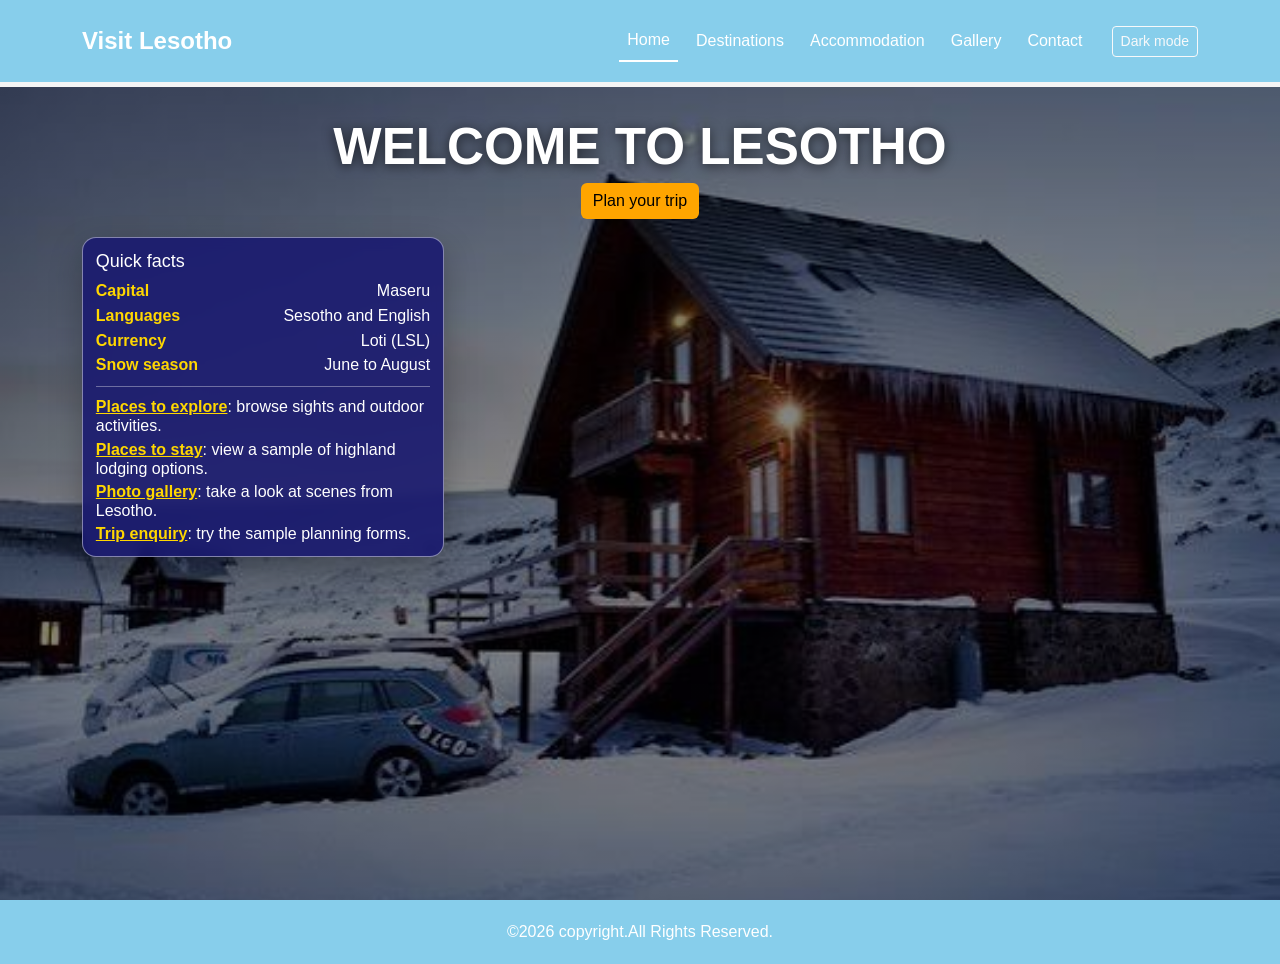
<file: index.html>
<!DOCTYPE html>
<html lang="en">
<head>
  <meta charset="UTF-8">
  <meta name="viewport" content="width=device-width, initial-scale=1">
  <title>Home | Visit Lesotho</title>
  <link href="https://cdn.jsdelivr.net/npm/bootstrap@5.3.3/dist/css/bootstrap.min.css" rel="stylesheet">
  <link href="style.css" rel="stylesheet">
  
<script>document.documentElement.setAttribute("data-bs-theme", localStorage.getItem("theme") || "light");
</script>
</head>

<body>
  <header>
    <nav class="navbar navbar-expand-lg fixed-top navbar-dark">
      <div class="container">
        <a class="navbar-brand" href="index.html">Visit Lesotho</a>
        <button class="navbar-toggler" type="button" data-bs-toggle="collapse" data-bs-target="#menu" aria-label="Open menu"><span class="navbar-toggler-icon"></span></button>

        <div class="collapse navbar-collapse" id="menu">
          <ul class="navbar-nav ms-auto align-items-lg-center">
            <li class="nav-item"><a class="nav-link active" href="index.html">Home</a></li>
            <li class="nav-item"><a class="nav-link" href="destinations.html">Destinations</a></li>
            <li class="nav-item"><a class="nav-link" href="accommodation.html">Accommodation</a></li>
            <li class="nav-item"><a class="nav-link" href="gallery.html">Gallery</a></li>
            <li class="nav-item"><a class="nav-link" href="contact.html">Contact</a></li>
            <li class="nav-item ms-lg-3"><button id="themeBtn" class="btn btn-outline-light btn-sm" type="button">Dark mode</button></li>
          </ul>
        </div>
      </div>
    </nav>
  </header>

  <main>
    <section class="hero d-flex align-items-center">
      <div class="container">
        <h1 class="hero-welcome">Welcome to Lesotho</h1>
        <a href="destinations.html" class="btn btn-ochre hero-trip-link">Plan your trip</a>
        <div class="row g-4">
          <aside class="col-12 col-lg-8" aria-label="Quick facts and visitor guide">
            <div class="facts">
              <h2 class="h4">Quick facts</h2>
              <dl class="mb-0">
                <dt>Capital</dt><dd>Maseru</dd>
                <dt>Languages</dt><dd>Sesotho and English</dd>
                <dt>Currency</dt><dd>Loti (LSL)</dd>
                <dt>Snow season</dt><dd>June to August</dd>
              </dl>
              <ul class="hero-links">
                <li><a href="destinations.html">Places to explore</a>: browse sights and outdoor activities.</li>
                <li><a href="accommodation.html">Places to stay</a>: view a sample of highland lodging options.</li>
                <li><a href="gallery.html">Photo gallery</a>: take a look at scenes from Lesotho.</li>
                <li><a href="contact.html">Trip enquiry</a>: try the sample planning forms.</li>
              </ul>
            </div>
          </aside>
        </div>
      </div>
    </section>
  </main>
  

  <footer>
  &copy;2026 copyright.All Rights Reserved.

  </footer>
  <script src="https://cdn.jsdelivr.net/npm/bootstrap@5.3.3/dist/js/bootstrap.bundle.min.js"></script>
  <script src="script.js"></script>
</body>
</html>
</file>
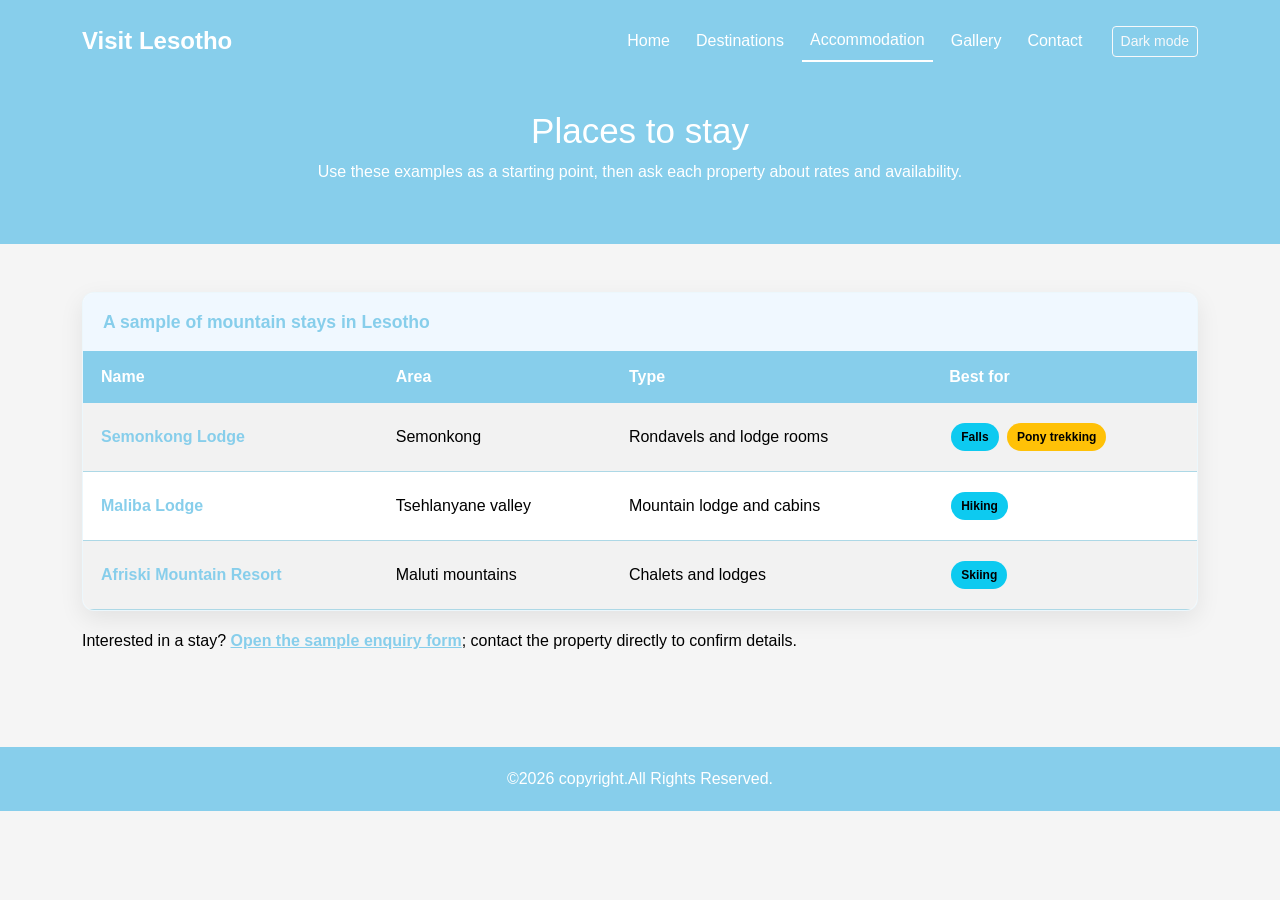
<file: accommodation.html>
<!DOCTYPE html>
<html lang="en">
<head>
  <meta charset="UTF-8">
  <meta name="viewport" content="width=device-width, initial-scale=1">
  <title>Accommodation | Visit Lesotho</title>
  <link href="https://cdn.jsdelivr.net/npm/bootstrap@5.3.3/dist/css/bootstrap.min.css" rel="stylesheet">
  <link href="style.css" rel="stylesheet">
  <!-- Use the saved light/dark choice straight away -->
  <script>document.documentElement.setAttribute("data-bs-theme", localStorage.getItem("theme") || "light");</script>
</head>
<body>
  <header>
    <nav class="navbar navbar-expand-lg fixed-top navbar-dark">
      <div class="container">
        <a class="navbar-brand" href="index.html">Visit Lesotho</a>
        <button class="navbar-toggler" type="button" data-bs-toggle="collapse" data-bs-target="#menu" aria-label="Open menu"><span class="navbar-toggler-icon"></span></button>
        <div class="collapse navbar-collapse" id="menu">
          <ul class="navbar-nav ms-auto align-items-lg-center">
            <li class="nav-item"><a class="nav-link" href="index.html">Home</a></li>
            <li class="nav-item"><a class="nav-link" href="destinations.html">Destinations</a></li>
            <li class="nav-item"><a class="nav-link active" href="accommodation.html">Accommodation</a></li>
            <li class="nav-item"><a class="nav-link" href="gallery.html">Gallery</a></li><li class="nav-item"><a class="nav-link" href="contact.html">Contact</a></li>
            <li class="nav-item ms-lg-3"><button id="themeBtn" class="btn btn-outline-light btn-sm" type="button">Dark mode</button></li>
          </ul>
        </div>
      </div>
    </nav>
  </header>

  <main>
    <section class="page-title"><div class="container"><h1>Places to stay</h1><p class="mb-0">Use these examples as a starting point, then ask each property about rates and availability.</p></div></section>
    <section class="container py-5">
      <div class="table-responsive">
        <table class="table table-striped align-middle">
          <caption>A sample of mountain stays in Lesotho</caption>
          <thead><tr><th scope="col">Name</th>
            <th scope="col">Area</th>
            <th scope="col">Type</th>
            <th scope="col">Best for</th>
          </tr>
        </thead>
          <tbody>
            <tr><th scope="row">Semonkong Lodge</th>
              <td>Semonkong</td>
              <td>Rondavels and lodge rooms</td>
              <td><span class="badge text-bg-info">Falls</span>
              <span class="badge text-bg-warning">Pony trekking</span></td>
            </tr>
            <tr>
              <th scope="row">Maliba Lodge</th>
              <td>Tsehlanyane valley</td>
              <td>Mountain lodge and cabins</td>
              <td><span class="badge text-bg-info">Hiking</span></td>
            </tr>
            <tr>
              <th scope="row">Afriski Mountain Resort</th>
              <td>Maluti mountains</td>
              <td>Chalets and lodges</td>
              <td><span class="badge text-bg-info">Skiing</span></td>
            </tr>
          </tbody>
        </table>
      </div>
      <p>Interested in a stay? <a href="contact.html">Open the sample enquiry form</a>; contact the property directly to confirm details.</p>
    </section>

  </main>
  <footer>
      &copy;2026 copyright.All Rights Reserved.
  </footer>
  <script src="https://cdn.jsdelivr.net/npm/bootstrap@5.3.3/dist/js/bootstrap.bundle.min.js"></script>
  <script src="script.js"></script>
</body>
</html>
</file>
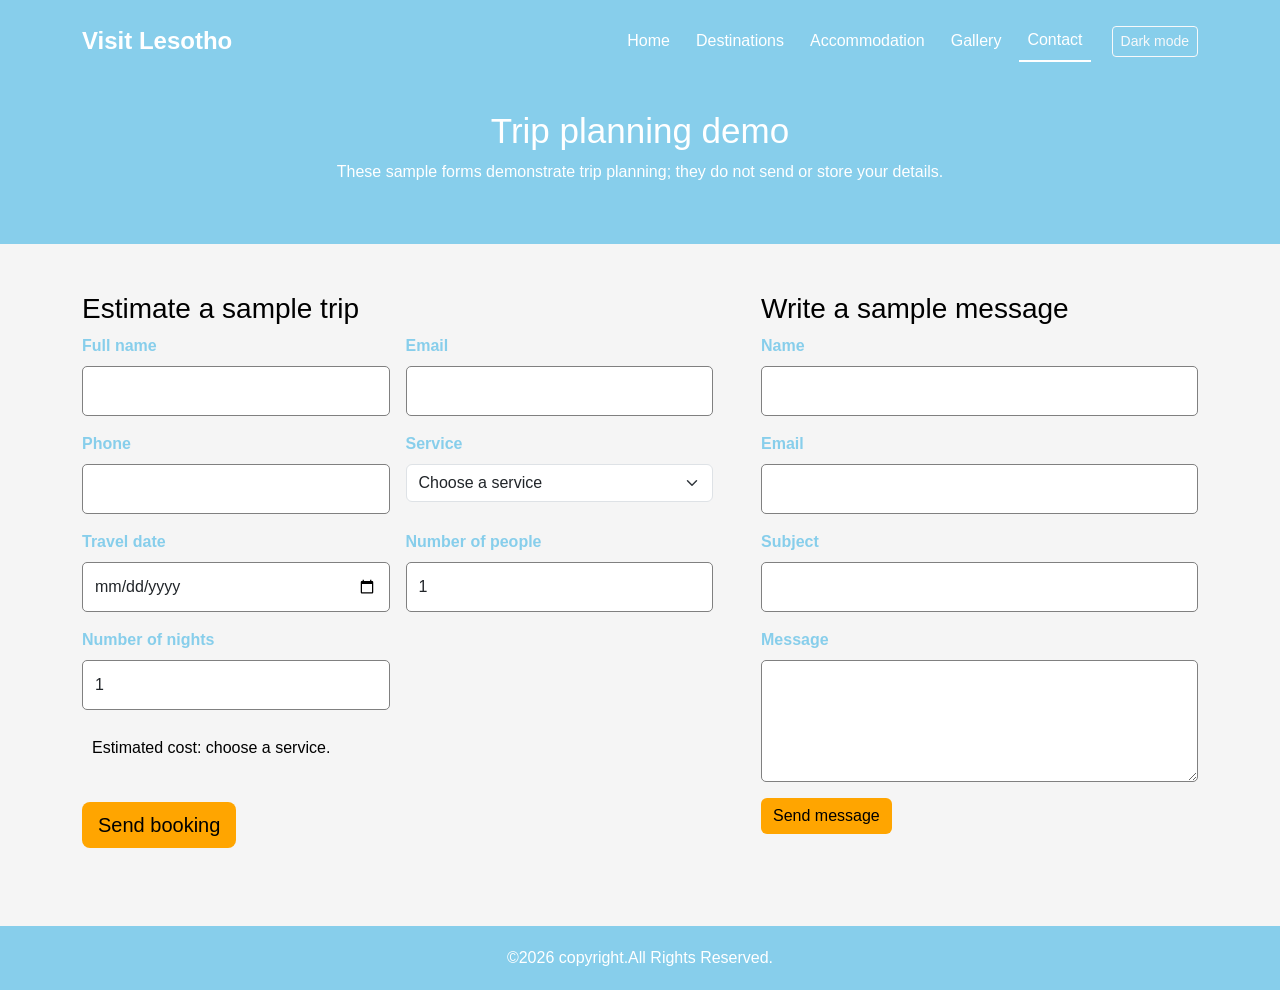
<file: contact.html>
<!DOCTYPE html>
<html lang="en">
<head>
  <meta charset="UTF-8">
  <meta name="viewport" content="width=device-width, initial-scale=1">
  <title>Contact | Visit Lesotho</title>
  <link href="https://cdn.jsdelivr.net/npm/bootstrap@5.3.3/dist/css/bootstrap.min.css" rel="stylesheet">
  <link href="style.css" rel="stylesheet">

  <script>document.documentElement.setAttribute("data-bs-theme", localStorage.getItem("theme") || "light");</script>
</head>
<body>
  <header>
    <nav class="navbar navbar-expand-lg fixed-top navbar-dark">
      <div class="container">
        <a class="navbar-brand" href="index.html">Visit Lesotho</a>
        <button class="navbar-toggler" type="button" data-bs-toggle="collapse" data-bs-target="#menu" aria-label="Open menu"><span class="navbar-toggler-icon"></span></button>
        <div class="collapse navbar-collapse" id="menu">
          <ul class="navbar-nav ms-auto align-items-lg-center">
            <li class="nav-item"><a class="nav-link" href="index.html">Home</a></li>
            <li class="nav-item"><a class="nav-link" href="destinations.html">Destinations</a></li>
            <li class="nav-item"><a class="nav-link" href="accommodation.html">Accommodation</a></li>
            <li class="nav-item"><a class="nav-link" href="gallery.html">Gallery</a></li>
            <li class="nav-item"><a class="nav-link active" href="contact.html">Contact</a></li>
            <li class="nav-item ms-lg-3"><button id="themeBtn" class="btn btn-outline-light btn-sm" type="button">Dark mode</button></li>
          </ul>
        </div>
      </div>
    </nav>
  </header>
  <main>
    <section class="page-title"><div class="container"><h1>Trip planning demo</h1>
      <p class="mb-0">These sample forms demonstrate trip planning; they do not send or store your details.</p></div></section>
    <section class="container py-5">
      <div class="row g-5">
        <div class="col-lg-7">
          <h2 class="h3">Estimate a sample trip</h2>
          <form id="bookingForm" novalidate><div class="row g-3">
          <div class="col-md-6"><label for="bName" class="form-label">Full name</label>
            <input type="text" class="form-control" id="bName" required minlength="2">
            <div class="invalid-feedback">Enter your full name.</div>
          </div>
          <div class="col-md-6"><label for="bEmail" class="form-label">Email</label>
            <input type="email" class="form-control" id="bEmail" required>
            <div class="invalid-feedback">Enter a valid email, like name@example.com.</div>
          </div>
          <div class="col-md-6"><label for="bPhone" class="form-label">Phone</label>
            <input type="tel" class="form-control" id="bPhone" required pattern="[0-9+ ]{7,15}">
            <div class="invalid-feedback">Enter 7 to 15 digits.</div>
          </div>

          <div class="col-md-6"><label for="service" class="form-label">Service</label>
            <select class="form-select" id="service" required>
              <option value="" data-rate="0">Choose a service</option>
              <option data-rate="900">Maletsunyane Falls</option>
              <option data-rate="600">Thaba-Bosiu</option>
              <option data-rate="750">Katse Dam</option>
              <option data-rate="1100">Sani Pass</option>
              <option data-rate="800">Pony trekking</option>
              <option data-rate="1500">Skiing at Afriski</option>
            </select>
          <div class="invalid-feedback">Choose a service.
       </div>
    </div>

          <div class="col-md-6">
            <label for="bDate" class="form-label">Travel date</label>
            <input type="date" class="form-control" id="bDate" required>
            <div class="invalid-feedback">Pick today or a later date.</div>
          </div>
          <div class="col-md-6">
            <label for="people" class="form-label">Number of people</label>
            <input type="number" class="form-control" id="people" min="1" max="20" value="1" required>
            <div class="invalid-feedback">Enter 1 to 20.</div>
          </div>
          <div class="col-md-6">
            <label for="nights" class="form-label">Number of nights</label>
            <input type="number" class="form-control" id="nights" min="1" max="30" value="1" required>
            <div class="invalid-feedback">Enter 1 to 30.
            </div>
          </div>

          <div class="col-12">
            <p class="estimate" id="estimate">Estimated cost: choose a service.</p></div>
          <div class="col-12">
            <button type="submit" class="btn btn-ochre btn-lg">Send booking</button></div>
          </div>
        </form>
          <div class="alert d-none mt-4" role="status"></div>
        </div>
        <div class="col-lg-5">
          <h2 class="h3">Write a sample message</h2>
          <form id="contactForm" novalidate><div class="row g-3">
          <div class="col-12">
            <label for="cName" class="form-label">Name</label>
            <input type="text" class="form-control" id="cName" required minlength="2">
            <div class="invalid-feedback">Enter your name.</div>
          </div>
          <div class="col-12">
            <label for="cEmail" class="form-label">Email</label>
            <input type="email" class="form-control" id="cEmail" required>
            <div class="invalid-feedback">Enter a valid email.</div>
          </div>
          <div class="col-12">
            <label for="subject" class="form-label">Subject</label>
            <input type="text" class="form-control" id="subject" required minlength="3">
            <div class="invalid-feedback">Enter a subject.</div>
          </div>

          <div class="col-12">
            <label for="cMessage" class="form-label">Message</label>
            <textarea class="form-control" id="cMessage" rows="4" required minlength="10"></textarea>
            <div class="invalid-feedback">Write at least 10 characters.</div>
          </div>
          <div class="col-12"><button type="submit" class="btn btn-ochre">Send message</button></div>
          </div>
        </form>
          <div class="alert d-none mt-4" role="status"></div>
        </div>
      </div>
    </section>
  </main>
  <footer>
    &copy;2026 copyright.All Rights Reserved.
  </footer>
  <script src="https://cdn.jsdelivr.net/npm/bootstrap@5.3.3/dist/js/bootstrap.bundle.min.js"></script>
  <script src="script.js"></script>
</body>
</html>
</file>
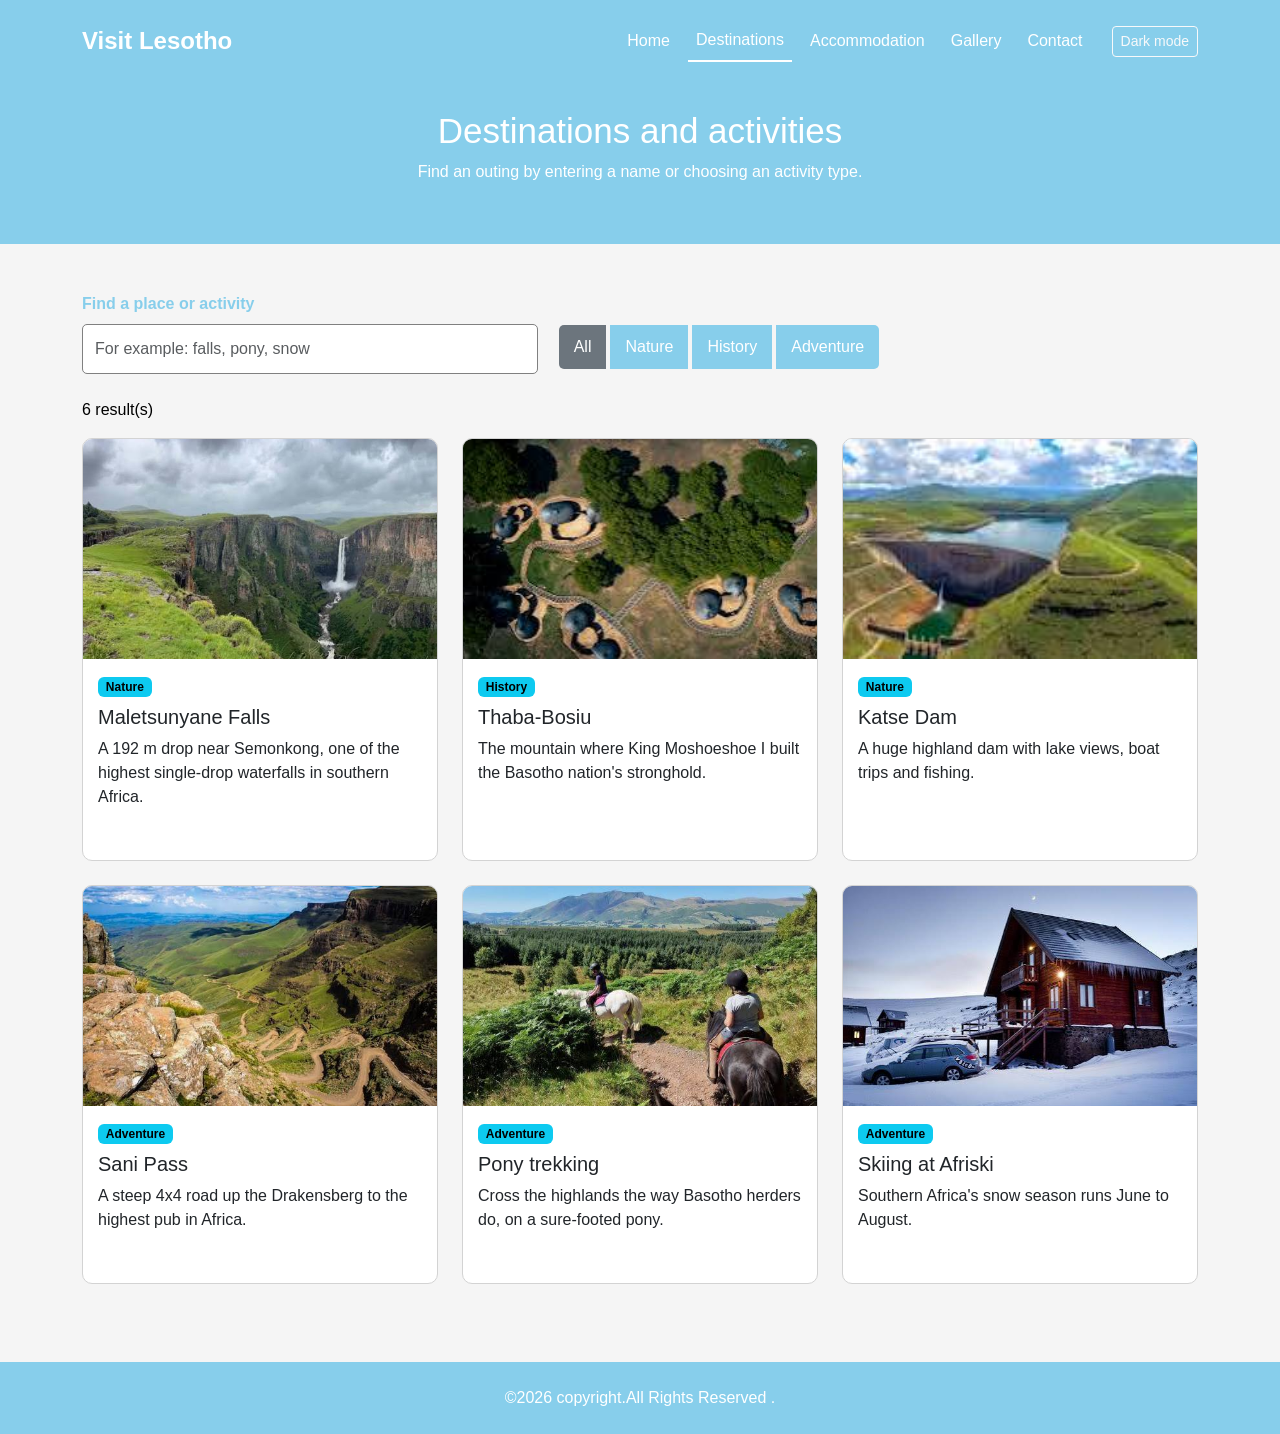
<file: destinations.html>
<!DOCTYPE html>
<html lang="en">
<head>
  <meta charset="UTF-8">
  <meta name="viewport" content="width=device-width, initial-scale=1">
  <title>Destinations | Visit Lesotho</title>
  <link href="https://cdn.jsdelivr.net/npm/bootstrap@5.3.3/dist/css/bootstrap.min.css" rel="stylesheet">
  <link href="style.css" rel="stylesheet">
  <script>document.documentElement.setAttribute("data-bs-theme", localStorage.getItem("theme") || "light");</script>
</head>
<body>
  <header>
    <nav class="navbar navbar-expand-lg fixed-top navbar-dark">
      <div class="container">
        <a class="navbar-brand" href="index.html">Visit Lesotho</a>
        <button class="navbar-toggler" type="button" data-bs-toggle="collapse" data-bs-target="#menu" aria-label="Open menu"><span class="navbar-toggler-icon"></span></button>
        <div class="collapse navbar-collapse" id="menu">
          <ul class="navbar-nav ms-auto align-items-lg-center">
            <li class="nav-item"><a class="nav-link" href="index.html">Home</a></li>
            <li class="nav-item"><a class="nav-link active" href="destinations.html">Destinations</a></li>
            <li class="nav-item"><a class="nav-link" href="accommodation.html">Accommodation</a></li>
            <li class="nav-item"><a class="nav-link" href="gallery.html">Gallery</a></li>
            <li class="nav-item"><a class="nav-link" href="contact.html">Contact</a></li>
            <li class="nav-item ms-lg-3"><button id="themeBtn" class="btn btn-outline-light btn-sm" type="button">Dark mode</button></li>
          </ul>
        </div>
      </div>
    </nav>
  </header>
  <main>
    <section class="page-title">
      <div class="container">
        <h1>Destinations and activities</h1>
        <p class="mb-0">Find an outing by entering a name or choosing an activity type.</p>
      </div>
    </section>
    <section class="container py-5">
      <div class="row g-3 align-items-end mb-4">
        <div class="col-md-5">
          <label for="search" class="form-label">Find a place or activity</label>
          <input type="search" id="search" class="form-control" placeholder="For example: falls, pony, snow"></div>
        <div class="col-md-7">
          <div class="btn-group flex-wrap" id="filters">
          <button type="button" class="btn btn-outline-secondary active" data-filter="All">All</button>
          <button type="button" class="btn btn-outline-secondary" data-filter="Nature">Nature</button>
          <button type="button" class="btn btn-outline-secondary" data-filter="History">History</button>
          <button type="button" class="btn btn-outline-secondary" data-filter="Adventure">Adventure</button>
        </div>
      </div>
     </div>
      <p id="resultCount" aria-live="polite"></p>
      <div class="row g-4" id="cards">
      </div>
    </section>
  </main>
  <footer class="py-4">
    <div class="container">
      <p class="mb-0">&copy;2026 copyright.All Rights Reserved .</p>
    </div>
  </footer>
  <script src="https://cdn.jsdelivr.net/npm/bootstrap@5.3.3/dist/js/bootstrap.bundle.min.js"></script>
  <script src="script.js"></script>
</body>
</html>
</file>
<file: style.css>
body {
    margin: 0;
    padding: 0;
    font-family: Arial;
  background-color: whitesmoke;
    color: black;
}


.navbar {
  background-color: skyblue;
    padding: 15px;
}

.navbar-brand {
    color: white;
    font-size: 24px;
    font-weight: bold;
}


.nav-link {
    color: white;
    margin: 5px;
}

h1, h2 {
  color: skyblue;
}


footer {
  background-color: skyblue;
    color: white;
    text-align: center;
    padding: 15px;
}



.page-title {
  background-color: skyblue;
    color: white;
    text-align: center;
    padding: 60px 20px;
    margin-top: 50px;
}

.page-title h1 {
    color: white;
    font-size: 35px;
}

.page-title p {
    color: white;
}


.gallery-item {
    display: block;
    width: 100%;
    border: none;
    background-color: white;
    padding: 10px;
    cursor: pointer;
}

.gallery-item img {
    width: 100%;
    height: 250px;
    object-fit: cover;
    border-radius: 10px;
}

figure {
    background-color: white;
    text-align: center;
    margin-bottom: 25px;
    padding: 10px;
    border: 1px solid lightgrey;
    border-radius: 10px;
}

figcaption {
  color: skyblue;
    font-weight: bold;
    padding: 10px;
}

.gallery-item:hover {
    opacity: 0.8;
}

.modal-content {
    background-color: white;
    border-radius: 10px;
    padding: 15px;
}

.modal-title {
  color: skyblue;
}

#prevBtn {
    background-color: grey;
    color: white;
    padding: 10px 20px;
    border: none;
    border-radius: 5px;
}

#nextBtn {
  background-color: skyblue;
    color: white;
    padding: 10px 20px;
    border: none;
    border-radius: 5px;
}

footer {
  background-color: skyblue;
    color: white;
    text-align: center;
    padding: 20px;
}


.page-title {
  background-color: skyblue;
    color: white;
    text-align: center;
    padding: 60px 20px;
    margin-top: 50px;
}

.page-title h1 {
    color: white;
    font-size: 35px;
}

.page-title p {
    color: white;
}


.form-label {
  color: skyblue;
    font-weight: bold;
}

.form-control {
    padding: 12px;
    border: 1px solid grey;
    border-radius: 5px;
}


.btn-group button {
  background-color: skyblue;
    color: white;
    border: none;
    padding: 10px 15px;
    margin: 5px;
    border-radius: 5px;
}

.btn-group button:hover {
  background-color: deepskyblue;
}


.card {
    background-color: white;
    border: 1px solid lightgrey;
    border-radius: 10px;
    margin-bottom: 20px;
    overflow: hidden;
}

.card img {
    width: 100%;
    height: 220px;
    object-fit: cover;
}

.card-body {
    padding: 15px;
}

.card-title {
  color: skyblue;
    font-weight: bold;
}

.card-text {
    color: black;
}


.card .btn {
  background-color: skyblue;
    color: white;
    padding: 10px 15px;
    border: none;
    border-radius: 5px;
}

.card .btn:hover {
  background-color: skyblue;
}
footer {
  background-color: skyblue;
    color: white;
    text-align: center;
    padding: 20px;
}


.table-responsive {
  border: 1px solid color-mix(in srgb, skyblue 16%, transparent);
  border-radius: 12px;
  overflow: hidden;
  background: white;
  box-shadow: 0 8px 24px color-mix(in srgb, black 8%, transparent);
}
.table-responsive table { margin-bottom: 0; }
.table-responsive caption {
  caption-side: top;
  padding: 16px 20px;
  color: skyblue;
  font-size: 1.1rem;
  font-weight: bold;
  background: aliceblue;
}
.table-responsive thead th {
  padding: 14px 18px;
  background: skyblue;
  color: white;
  border: none;
  white-space: nowrap;
}
.table-responsive tbody th,
.table-responsive tbody td {
  padding: 18px;
  border-color: lightblue;
  vertical-align: middle;
}
.table-responsive tbody th { color: skyblue; }
.table-responsive tbody tr:hover { background: aliceblue; }
.table-responsive .badge {
  margin: 2px;
  padding: 8px 10px;
  border-radius: 20px;
}
main section.container > p { margin-top: 18px; }
main section.container > p a {
  color: skyblue;
  font-weight: bold;
}
.navbar .nav-link.active { border-bottom: 2px solid white; }

[data-bs-theme="dark"] body {
  background: black;
  color: aliceblue;
}
[data-bs-theme="dark"] .table-responsive,
[data-bs-theme="dark"] .table-responsive caption { background: black; }
[data-bs-theme="dark"] .table-responsive caption,
[data-bs-theme="dark"] .table-responsive tbody th,
[data-bs-theme="dark"] main section.container > p a { color: lightskyblue; }
[data-bs-theme="dark"] .table {
  --bs-table-bg: black;
  --bs-table-striped-bg: darkslategray;
  --bs-table-striped-color: aliceblue;
  --bs-table-color: aliceblue;
}
[data-bs-theme="dark"] .table-responsive tbody td,
[data-bs-theme="dark"] .table-responsive tbody th { border-color: slategray; }
[data-bs-theme="dark"] .table-responsive tbody tr:hover { background: darkslateblue; }

:root {
  --green: skyblue;
  --olive: skyblue;
  --cream: beige;
}
html { scroll-behavior: smooth; }
main { padding-bottom: 30px; }
main:has(.hero) { padding-bottom: 0; }
.hero {
  min-height: calc(100vh - 87px);
  min-height: calc(100svh - 87px);
  align-items: flex-start !important;
  margin-top: 87px;
  padding: 32px 20px 30px;
  color: white;
  background-image: linear-gradient(color-mix(in srgb, black 48%, transparent), color-mix(in srgb, black 48%, transparent), color-mix(in srgb, black 48%, transparent)), url("images.jpg");
  background-size: cover;
  background-position: center;
}
.hero h1 {
  color: white;
  font-size: clamp(2.5rem, 6vw, 4.5rem);
  text-shadow: 0 2px 12px color-mix(in srgb, black 60%, transparent);
}
.hero .hero-welcome {
  margin: 0 auto 0.5rem;
  color: white;
  text-align: center;
  text-transform: uppercase;
  font-size: clamp(1.7rem, 4vw, 3.25rem);
  font-weight: 800;
  line-height: 1.1;
}
.hero .hero-trip-link {
  display: table;
  margin: 0 auto 1.1rem;
}
.hero .lead {
  max-width: 620px;
  font-size: clamp(1.1rem, 2vw, 1.4rem);
  text-shadow: 0 2px 8px color-mix(in srgb, black 80%, transparent);
}
.hero .facts {
  max-width: 362px;
  padding: 0.8rem;
  font-size: 1rem;
  line-height: 1.2;
  color: white;
  background: color-mix(in srgb, midnightblue 88%, transparent);
  border: 1px solid color-mix(in srgb, white 45%, transparent);
  border-radius: 14px;
  box-shadow: 0 12px 32px color-mix(in srgb, black 25%, transparent);
  backdrop-filter: blur(6px);
}
.hero .facts h2 {
  color: white;
  margin-bottom: 0.55rem;
  font-size: 1.125rem;
}
.hero .facts dl {
  display: grid;
  grid-template-columns: 1fr 1.4fr;
  gap: 0.35rem 0.6rem;
}
.hero .facts dt,
.hero .facts dd {
  margin: 0;
}
.hero .facts dt {
  color: gold;
}
.hero .facts dd {
  text-align: right;
}
.hero-links {
  list-style: none;
  margin: 0.7rem 0 0;
  padding: 0.65rem 0 0;
  border-top: 1px solid color-mix(in srgb, white 35%, transparent);
  line-height: 1.2;
}
.hero-links li + li {
  margin-top: 0.25rem;
}
.hero-links a {
  color: gold;
  font-weight: bold;
}
.hero-links a:hover {
  color: white;
}
[data-bs-theme="dark"] .hero .facts,
[data-bs-theme="dark"] .hero .facts h2,
[data-bs-theme="dark"] .hero .facts dd {
  color: white;
}
.btn-ochre {
  background: orange;
  color: black;
  border: none;
  font-weight: normal;
}
.btn-ochre:hover {
  background: skyblue;
  color: black;
}
.facts {
  background: whitesmoke;
  border: 1px solid lightgray;
  padding: 15px;
}
.estimate {
  background: whitesmoke;
  color: black;
  padding: 10px;
}
.card {
  box-shadow: none;
}
.card:hover {
  box-shadow: none;
}
[data-bs-theme="dark"] .facts,
[data-bs-theme="dark"] .estimate,
[data-bs-theme="dark"] figure,
[data-bs-theme="dark"] .gallery-item,
[data-bs-theme="dark"] .card,
[data-bs-theme="dark"] .modal-content {
  background: black;
  color: aliceblue;
}
[data-bs-theme="dark"] .facts dt,
[data-bs-theme="dark"] .estimate,
[data-bs-theme="dark"] .card-title,
[data-bs-theme="dark"] figcaption,
[data-bs-theme="dark"] .table-responsive caption,
[data-bs-theme="dark"] .table-responsive tbody th,
[data-bs-theme="dark"] main section.container > p a {
  color: steelblue;
}
[data-bs-theme="dark"] .hero .facts {
  background: black;
  color: white;
}
[data-bs-theme="dark"] figure figcaption,
[data-bs-theme="dark"] .modal-title {
  color: aliceblue;
}
[data-bs-theme="dark"] .card-text,
[data-bs-theme="dark"] .modal-title {
  color: aliceblue;
}
</file>
